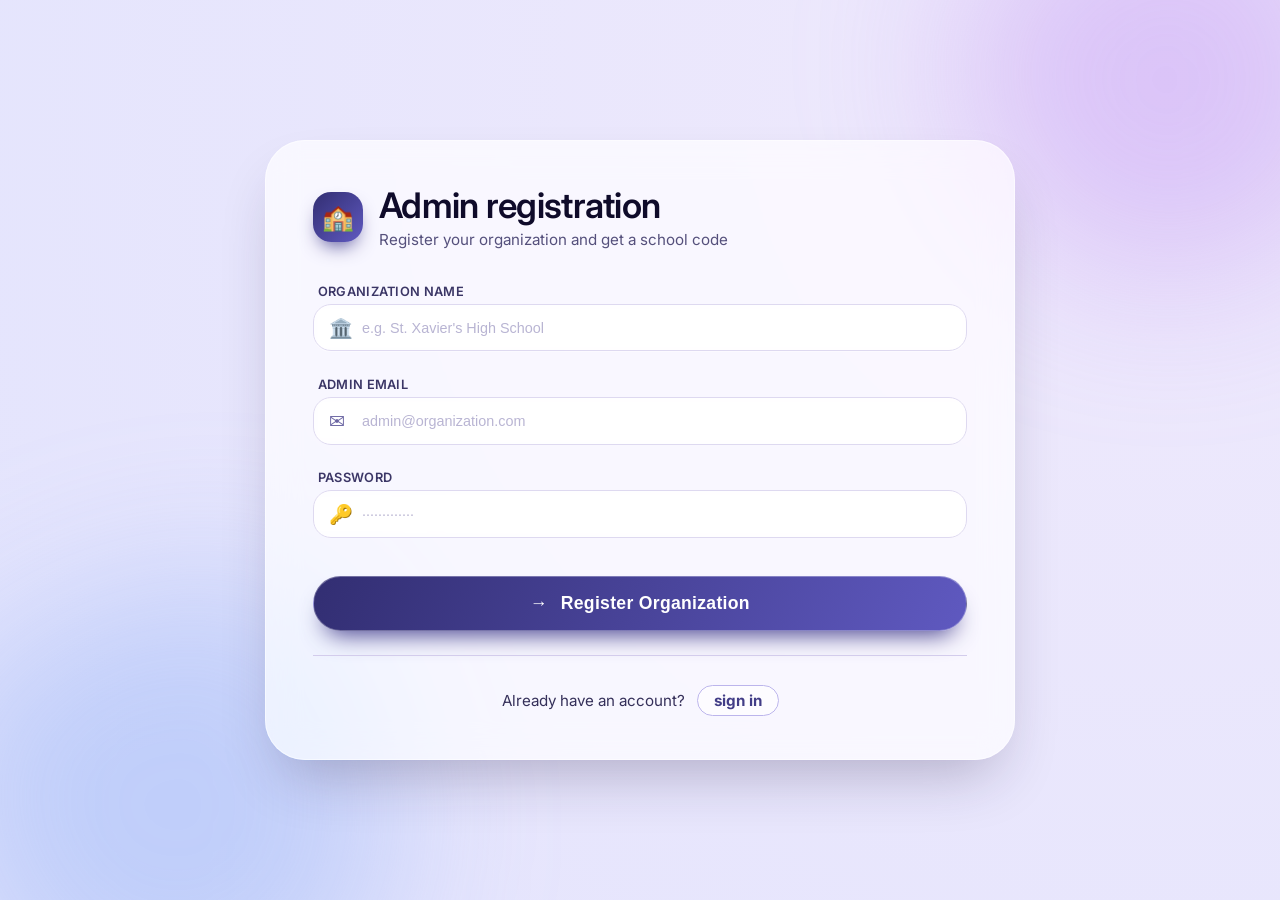
<file: Attendify/register/src/main/resources/static/public/admin-register.html>
<!DOCTYPE html>
<html lang="en">

<head>
    <meta charset="UTF-8">
    <meta name="viewport" content="width=device-width, initial-scale=1.0">
    <title>Attendify · Admin Registration</title>
    <link rel="preconnect" href="https://fonts.googleapis.com">
    <link rel="preconnect" href="https://fonts.gstatic.com" crossorigin>
    <link
        href="https://fonts.googleapis.com/css2?family=Inter:ital,opsz,wght@0,14..32,100..900;1,14..32,100..900&display=swap"
        rel="stylesheet">
    <link rel="stylesheet" href="../css/register.css">
</head>

<body>
    <div class="blob blob-1"></div>
    <div class="blob blob-2"></div>

    <div class="register-card">
        <div class="register-header">
            <div class="brand-icon">🏫</div>
            <div>
                <h2>Admin registration</h2>
                <p>Register your organization and get a school code</p>
            </div>
        </div>

        <form id="adminRegisterForm">
            <div class="form-grid">
                <!-- Org Name -->
                <div class="input-group full-width">
                    <label>Organization Name</label>
                    <div class="input-wrapper">
                        <span class="input-icon">🏛️</span>
                        <input type="text" id="schoolName" placeholder="e.g. St. Xavier's High School" required>
                    </div>
                </div>

                <!-- Admin Email -->
                <div class="input-group full-width">
                    <label>Admin Email</label>
                    <div class="input-wrapper">
                        <span class="input-icon">✉️</span>
                        <input type="email" id="email" placeholder="admin@organization.com" required>
                    </div>
                </div>

                <!-- Password -->
                <div class="input-group full-width">
                    <label>Password</label>
                    <div class="input-wrapper">
                        <span class="input-icon">🔑</span>
                        <input type="password" id="password" placeholder="·············" required>
                    </div>
                </div>
            </div>

            <button type="submit" class="register-btn">
                <span>→</span> Register Organization
            </button>

            <div id="message" class="message"></div>

            <div class="login-prompt">
                Already have an account?
                <span onclick="window.location.href='login.html'">sign in</span>
            </div>
        </form>
    </div>
    <script src="../js/admin-regi.js"></script>
    <style>
        #message:not(:empty) {
            display: flex;
        }
    </style>
</body>

</html>
</file>
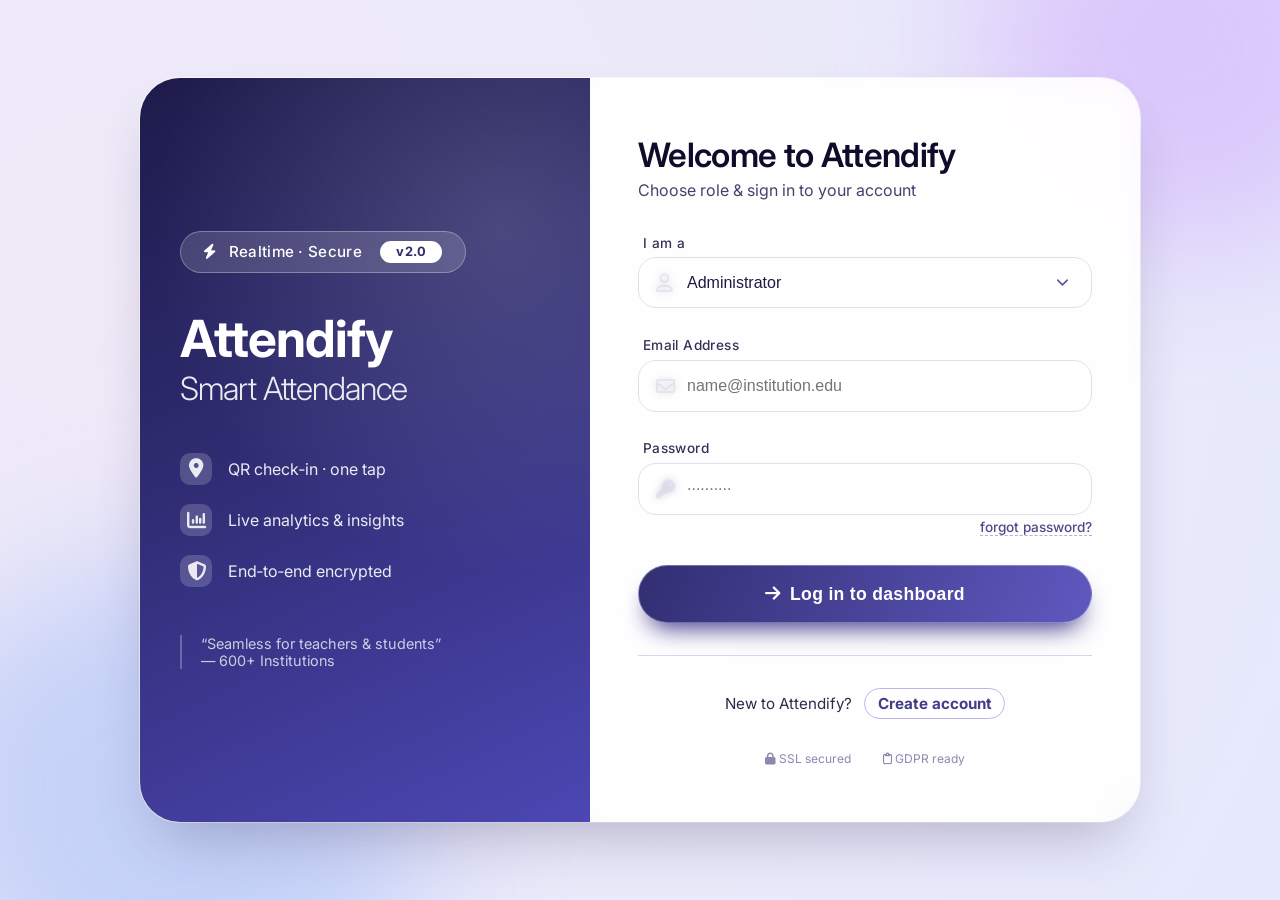
<file: Attendify/register/src/main/resources/static/public/login.html>
<!DOCTYPE html>
<html lang="en">

<head>
    <meta charset="UTF-8">
    <meta name="viewport" content="width=device-width, initial-scale=1.0">
    <title>Attendify - Smart Attendance</title>
    <!-- Font & Icons (subtle) -->
    <link rel="preconnect" href="https://fonts.googleapis.com">
    <link rel="preconnect" href="https://fonts.gstatic.com" crossorigin>
    <link
        href="https://fonts.googleapis.com/css2?family=Inter:ital,opsz,wght@0,14..32,100..900;1,14..32,100..900&display=swap"
        rel="stylesheet">
    <link rel="stylesheet" href="https://cdnjs.cloudflare.com/ajax/libs/font-awesome/6.5.0/css/all.min.css">
    <!-- <style>
        * {
            margin: 0;
            padding: 0;
            box-sizing: border-box;
        }

        body {
            min-height: 100vh;
            font-family: "Inter", system-ui, -apple-system, sans-serif;
            background: #f4f2f7;
            background: radial-gradient(circle at 10% 30%, #f0eaf8 0%, #e6e9fc 100%);
            display: flex;
            align-items: center;
            justify-content: center;
            padding: 1.5rem;
            position: relative;
        }

        /* large organic blurred shapes */
        .blob {
            position: fixed;
            width: 400px;
            height: 400px;
            background: linear-gradient(145deg, rgba(165, 180, 252, 0.4) 0%, rgba(196, 181, 253, 0.25) 100%);
            border-radius: 70% 30% 50% 50% / 40% 60% 40% 60%;
            filter: blur(70px);
            z-index: 0;
        }
        .blob-1 { top: -150px; right: -100px; background: #c084fc55; }
        .blob-2 { bottom: -150px; left: -80px; background: #7aa2f755; width: 500px; height: 500px; }
        .blob-3 { top: 40%; left: 20%; width: 300px; height: 300px; background: #f9a8d455; filter: blur(90px); }

        /* main card */
        .login-card {
            position: relative;
            z-index: 20;
            width: 100%;
            max-width: 1000px;
            background: rgba(255, 255, 255, 0.7);
            backdrop-filter: blur(16px) saturate(180%);
            -webkit-backdrop-filter: blur(16px) saturate(180%);
            border-radius: 2.5rem;
            box-shadow: 0 30px 60px -20px rgba(50, 40, 80, 0.3),
                        0 0 0 1px rgba(255, 255, 255, 0.5) inset,
                        0 0 0 1px rgba(255, 255, 255, 0.7);
            display: flex;
            flex-direction: row;
            overflow: hidden;
            transition: all 0.4s ease;
        }

        /* LEFT PANEL — gradient / brand */
        .brand-panel {
            flex: 1 1 45%;
            background: linear-gradient(155deg, #1e1b4b 0%, #2d2a6e 40%, #4c47b3 100%);
            padding: 3rem 2.5rem;
            display: flex;
            flex-direction: column;
            justify-content: center;
            color: white;
            position: relative;
            isolation: isolate;
        }

        .brand-panel::after {
            content: '';
            position: absolute;
            inset: 0;
            background: radial-gradient(circle at 80% 20%, rgba(255,255,255,0.15) 0%, transparent 50%);
            pointer-events: none;
            z-index: 1;
        }

        .brand-content {
            position: relative;
            z-index: 5;
        }

        .brand-badge {
            display: inline-flex;
            align-items: center;
            gap: 0.75rem;
            background: rgba(255, 255, 255, 0.15);
            backdrop-filter: blur(10px);
            padding: 0.6rem 1.4rem;
            border-radius: 40px;
            width: fit-content;
            margin-bottom: 2.2rem;
            border: 1px solid rgba(255,255,255,0.3);
            font-weight: 500;
            font-size: 0.95rem;
            letter-spacing: 0.3px;
        }

        .brand-badge span {
            background: white;
            color: #2d2a6e;
            border-radius: 20px;
            padding: 0.2rem 1rem;
            font-weight: 700;
            font-size: 0.8rem;
            margin-left: 0.4rem;
        }

        .brand-panel h1 {
            font-size: 3.2rem;
            font-weight: 700;
            line-height: 1.2;
            margin-bottom: 1.5rem;
            letter-spacing: -1px;
        }

        .brand-panel h1 span {
            display: block;
            font-weight: 300;
            font-size: 2rem;
            opacity: 0.9;
        }

        .brand-features {
            margin-top: 2.8rem;
            display: flex;
            flex-direction: column;
            gap: 1.2rem;
        }

        .feature-item {
            display: flex;
            align-items: center;
            gap: 1rem;
            font-size: 1rem;
            font-weight: 400;
            opacity: 0.9;
        }

        .feature-item .icon {
            background: rgba(255, 255, 255, 0.2);
            width: 32px;
            height: 32px;
            border-radius: 10px;
            display: inline-flex;
            align-items: center;
            justify-content: center;
            font-size: 1.2rem;
        }

        /* RIGHT PANEL — form */
        .form-panel {
            flex: 1 1 55%;
            padding: 3.5rem 3rem;
            background: rgba(255, 255, 255, 0.5);
            backdrop-filter: blur(12px);
            display: flex;
            flex-direction: column;
            justify-content: center;
        }

        .form-header {
            margin-bottom: 2.2rem;
        }

        .form-header h2 {
            font-size: 2.1rem;
            font-weight: 600;
            color: #0f0b2a;
            letter-spacing: -0.02em;
        }

        .form-header p {
            color: #45416b;
            font-size: 1rem;
            font-weight: 400;
            margin-top: 0.3rem;
        }

        /* modern input group */
        .input-group {
            margin-bottom: 1.8rem;
            position: relative;
        }

        .input-group label {
            display: block;
            font-size: 0.85rem;
            font-weight: 500;
            
            letter-spacing: 0.4px;
            color: #353258;
            margin-bottom: 0.4rem;
            margin-left: 0.3rem;
        }

        .input-wrapper {
            position: relative;
            display: flex;
            align-items: center;
        }

        .input-wrapper .input-icon {
            position: absolute;
            left: 18px;
            color: #716c9e;
            font-size: 1.2rem;
            pointer-events: none;
            transition: color 0.2s;
        }

        .input-wrapper select,
        .input-wrapper input {
            width: 100%;
            padding: 1rem 1rem 1rem 3rem;
            border: 1.5px solid #e1deee;
            border-radius: 18px;
            font-size: 1rem;
            background: rgba(255, 255, 255, 0.7);
            backdrop-filter: blur(4px);
            color: #1e193f;
            font-weight: 500;
            outline: none;
            transition: all 0.25s;
            appearance: none;
        }

        .input-wrapper select {
            background-image: url("data:image/svg+xml,%3Csvg xmlns='http://www.w3.org/2000/svg' width='18' height='18' viewBox='0 0 24 24' fill='none' stroke='%235d578c' stroke-width='2' stroke-linecap='round' stroke-linejoin='round'%3E%3Cpolyline points='6 9 12 15 18 9'%3E%3C/polyline%3E%3C/svg%3E");
            background-repeat: no-repeat;
            background-position: right 1.2rem center;
            background-size: 1.2rem;
        }

        .input-wrapper input:focus,
        .input-wrapper select:focus {
            border-color: #655fc0;
            background: white;
            box-shadow: 0 8px 20px -12px #4b47a0, 0 0 0 3px rgba(101, 95, 192, 0.15);
        }

        .input-wrapper input:focus + .input-icon,
        .input-wrapper select:focus ~ .input-icon {
            color: #4b47a0;
        }

        /* password hint extras */
        .forgot-row {
            display: flex;
            justify-content: flex-end;
            margin-top: 0.3rem;
        }

        .forgot-link {
            font-size: 0.85rem;
            font-weight: 500;
            color: #4f4a8a;
            text-decoration: none;
            border-bottom: 1px dashed #b5b0da;
        }

        .forgot-link:hover {
            color: #24204b;
            border-bottom-style: solid;
        }

        /* button */
        .login-btn {
            width: 100%;
            background: linear-gradient(115deg, #322e72, #5f59c0);
            color: white;
            border: none;
            padding: 1.1rem;
            border-radius: 40px;
            font-size: 1.1rem;
            font-weight: 600;
            letter-spacing: 0.3px;
            display: flex;
            align-items: center;
            justify-content: center;
            gap: 0.6rem;
            cursor: pointer;
            transition: all 0.2s;
            margin: 1.5rem 0 2rem;
            box-shadow: 0 15px 25px -10px #3f3a8a;
            border: 1px solid rgba(255, 255, 255, 0.3);
        }

        .login-btn:hover {
            background: linear-gradient(115deg, #25215f, #4b45b0);
            transform: scale(1.01) translateY(-2px);
            box-shadow: 0 22px 30px -12px #2c2868;
        }

        .login-btn:active {
            transform: scale(0.99);
            box-shadow: 0 6px 12px -6px #1c194b;
        }

        .error-msg {
            background: rgba(252, 165, 165, 0.25);
            backdrop-filter: blur(6px);
            padding: 0.9rem 1.4rem;
            border-radius: 60px;
            font-size: 0.9rem;
            color: #aa1f2e;
            border: 1px solid rgba(248, 113, 113, 0.3);
            margin: 1rem 0 0.5rem;
            display: none;
            align-items: center;
            gap: 8px;
            font-weight: 500;
        }

        .error-msg.show {
            display: flex;
        }

        .register-link {
            text-align: center;
            font-size: 0.95rem;
            color: #2e2b4a;
            font-weight: 400;
            border-top: 1px solid #d9d4ed;
            padding-top: 2rem;
            margin-top: 0.5rem;
        }

        .register-link span {
            color: #423d87;
            font-weight: 700;
            cursor: pointer;
            padding: 0.3rem 0.8rem;
            border-radius: 50px;
            background: rgba(255, 255, 255, 0.6);
            margin-left: 0.5rem;
            transition: 0.2s;
            display: inline-block;
            border: 1px solid #bcb5ec;
        }

        .register-link span:hover {
            background: white;
            border-color: #655fc0;
        }

        /* small responsive */
        @media (max-width: 780px) {
            .login-card {
                flex-direction: column;
                border-radius: 2rem;
            }
            .brand-panel {
                padding: 2.5rem;
                border-radius: 2rem 2rem 0 0;
            }
            .form-panel {
                padding: 2.5rem;
            }
        }

        @media (max-width: 480px) {
            .brand-panel h1 { font-size: 2.5rem; }
            .form-panel { padding: 2rem 1.5rem; }
        }

        /* additional micro-interaction */
        .input-wrapper select {
            cursor: pointer;
        }

        /* Admin badge */
        .admin-badge {
            background: rgba(212, 175, 55, 0.2);
            color: #926d1f;
            padding: 0.2rem 1rem;
            border-radius: 20px;
            font-size: 0.8rem;
            margin-left: 0.5rem;
        }
    </style>
     -->

    <link rel="stylesheet" href="../css/login.css">
</head>

<body>
    <!-- floating background blobs -->
    <div class="blob blob-1"></div>
    <div class="blob blob-2"></div>
    <div class="blob blob-3"></div>

    <div class="login-card">
        <!-- LEFT BRAND PANEL (professional & friendly) -->
        <div class="brand-panel">
            <div class="brand-content">
                <div class="brand-badge">
                    <i class="fa-solid fa-bolt"></i> Realtime · Secure
                    <span>v2.0</span>
                </div>
                <h1>
                    Attendify
                    <span>Smart Attendance</span>
                </h1>
                <div class="brand-features">
                    <div class="feature-item">
                        <span class="icon"><i class="fa-solid fa-location-dot"></i></span> QR check‑in · one tap
                    </div>
                    <div class="feature-item">
                        <span class="icon"><i class="fa-solid fa-chart-column"></i></span> Live analytics & insights
                    </div>
                    <div class="feature-item">
                        <span class="icon"><i class="fa-solid fa-shield-halved"></i></span> End‑to‑end encrypted
                    </div>
                </div>
                <!-- tiny testimonial / extra -->
                <div
                    style="margin-top: 3rem; font-size: 0.9rem; opacity: 0.75; border-left: 2px solid rgba(255,255,255,0.35); padding-left: 1.2rem;">
                    “Seamless for teachers & students” <br>— 600+ Institutions
                </div>
            </div>
        </div>

        <!-- RIGHT FORM PANEL (UI/UX polished) -->
        <div class="form-panel">
            <div class="form-header">
                <h2>Welcome to Attendify</h2>
                <p>Choose role & sign in to your account</p>
            </div>

            <form id="loginForm">
                <!-- ROLE selector with modern icon -->
                <div class="input-group">
                    <label>I am a</label>
                    <div class="input-wrapper">
                        <span class="input-icon"><i class="fa-regular fa-user"></i></span>
                        <select id="role" required>
                            <option value="student">Student</option>
                            <option value="teacher">Teacher / Faculty</option>
                            <option value="admin" selected>Administrator</option>
                        </select>
                    </div>
                </div>

                <!-- EMAIL -->
                <div class="input-group">
                    <label>Email Address</label>
                    <div class="input-wrapper">
                        <span class="input-icon"><i class="fa-regular fa-envelope"></i></span>
                        <input type="email" id="email" placeholder="name@institution.edu" required>
                    </div>
                </div>

                <!-- PASSWORD -->
                <div class="input-group">
                    <label>Password</label>
                    <div class="input-wrapper">
                        <span class="input-icon"><i class="fa-solid fa-key"></i></span>
                        <input type="password" id="password" placeholder="··········" required>
                    </div>
                    <div class="forgot-row">
                        <a href="#" class="forgot-link">forgot password?</a>
                    </div>
                </div>

                <button type="submit" class="login-btn">
                    <span><i class="fa-solid fa-arrow-right"></i></span> Log in to dashboard
                </button>

                <div id="message" class="error-msg"></div>

                <div class="register-link">
                    New to Attendify?
                    <span id="registerBtn" role="button" tabindex="0">Create account</span>
                </div>

            </form>

            <!-- subtle footer (no action) -->
            <div
                style="display: flex; justify-content: center; gap: 2rem; margin-top: 2rem; font-size: 0.75rem; color: #8d88b0;">
                <span><i class="fa-solid fa-lock"></i> SSL secured</span>
                <span><i class="fa-regular fa-clipboard"></i> GDPR ready</span>
            </div>
        </div>
    </div>

    <!-- Forgot Password Modal -->
    <div class="modal-backdrop" id="forgotPasswordModal">
        <div class="modal-content">
            <button class="modal-close" id="closeForgotModal"><i class="fa-solid fa-xmark"></i></button>
            <div class="modal-header">
                <h3>Reset Password</h3>
                <p style="font-size: 0.9rem; color: #666; margin-top: 5px;">Verify your identity to reset password</p>
            </div>

            <form id="forgotPasswordForm">
                <div class="input-group">
                    <label>Role</label>
                    <div class="input-wrapper">
                        <span class="input-icon"><i class="fa-regular fa-user"></i></span>
                        <select id="forgotRole" required>
                            <option value="student">Student</option>
                            <option value="teacher">Teacher / Faculty</option>
                        </select>
                    </div>
                </div>

                <div class="input-group">
                    <label>Email Address</label>
                    <div class="input-wrapper">
                        <span class="input-icon"><i class="fa-regular fa-envelope"></i></span>
                        <input type="email" id="forgotEmail" placeholder="Your registered email" required>
                    </div>
                </div>

                <div class="input-group">
                    <label>Mobile Number</label>
                    <div class="input-wrapper">
                        <span class="input-icon"><i class="fa-solid fa-mobile-screen"></i></span>
                        <input type="tel" id="forgotMobile" placeholder="Your registered mobile" required>
                    </div>
                </div>

                <div class="input-group">
                    <label>New Password</label>
                    <div class="input-wrapper">
                        <span class="input-icon"><i class="fa-solid fa-lock"></i></span>
                        <input type="password" id="forgotNewPassword" placeholder="Minimum 6 characters" minlength="6"
                            required>
                    </div>
                </div>

                <button type="submit" class="login-btn" style="margin-bottom: 0;">
                    Reset Password
                </button>
            </form>
        </div>
    </div>

    <script src="../js/login.js"></script>

</body>

</html>
</file>
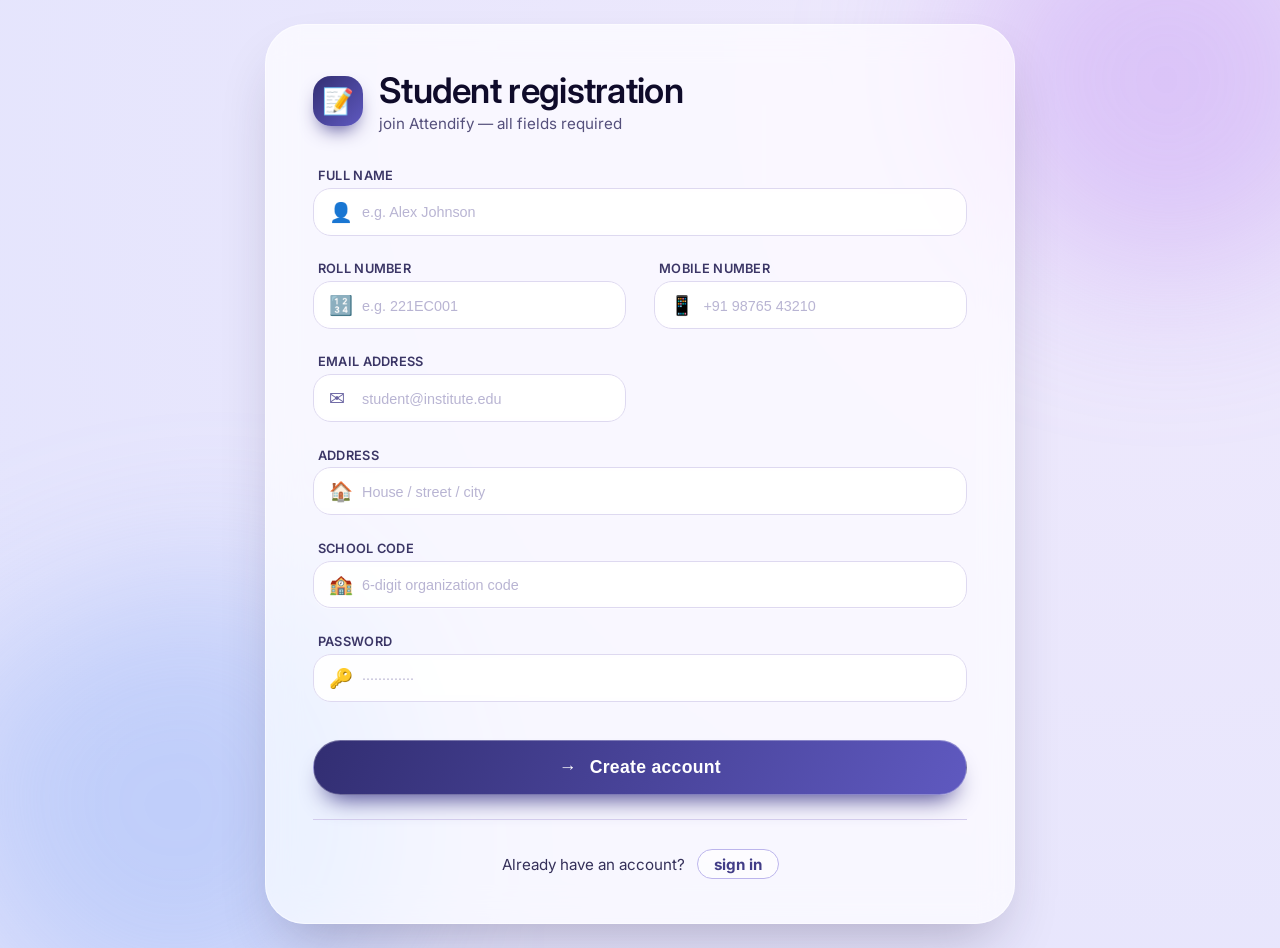
<file: Attendify/register/src/main/resources/static/public/register.html>
<!DOCTYPE html>
<html lang="en">

<head>
    <meta charset="UTF-8">
    <meta name="viewport" content="width=device-width, initial-scale=1.0">
    <title>Attendify · Student Registration</title>
    <!-- same font as login for consistency -->
    <link rel="preconnect" href="https://fonts.googleapis.com">
    <link rel="preconnect" href="https://fonts.gstatic.com" crossorigin>
    <link
        href="https://fonts.googleapis.com/css2?family=Inter:ital,opsz,wght@0,14..32,100..900;1,14..32,100..900&display=swap"
        rel="stylesheet">
    <link rel="stylesheet" href="../css/register.css">

</head>

<body>
    <!-- floating background blobs (matching login) -->
    <div class="blob blob-1"></div>
    <div class="blob blob-2"></div>

    <div class="register-card">
        <div class="register-header">
            <div class="brand-icon">📝</div>
            <div>
                <h2>Student registration</h2>
                <p>join Attendify — all fields required</p>
            </div>
        </div>

        <!-- YOUR EXACT FORM (IDs unchanged) -->
        <form id="registerForm">
            <div class="form-grid">
                <!-- Full name (full width) -->
                <div class="input-group full-width">
                    <label>Full name</label>
                    <div class="input-wrapper">
                        <span class="input-icon">👤</span>
                        <input type="text" id="name" placeholder="e.g. Alex Johnson" required>
                    </div>
                </div>

                <!-- Roll number -->
                <div class="input-group">
                    <label>Roll number</label>
                    <div class="input-wrapper">
                        <span class="input-icon">🔢</span>
                        <input type="text" id="rollNo" placeholder="e.g. 221EC001" required>
                    </div>
                </div>


                <!-- Mobile number -->
                <div class="input-group">
                    <label>Mobile number</label>
                    <div class="input-wrapper">
                        <span class="input-icon">📱</span>
                        <input type="tel" id="mobilenumber" placeholder="+91 98765 43210" required>
                    </div>
                </div>

                <!-- Email -->
                <div class="input-group">
                    <label>Email address</label>
                    <div class="input-wrapper">
                        <span class="input-icon">✉️</span>
                        <input type="email" id="email" placeholder="student@institute.edu" required>
                    </div>
                </div>

                <!-- Address (full width) -->
                <div class="input-group full-width">
                    <label>Address</label>
                    <div class="input-wrapper">
                        <span class="input-icon">🏠</span>
                        <input type="text" id="address" placeholder="House / street / city" required>
                    </div>
                </div>

                <!-- School Code (full width) -->
                <div class="input-group full-width">
                    <label>School Code</label>
                    <div class="input-wrapper">
                        <span class="input-icon">🏫</span>
                        <input type="text" id="schoolCode" placeholder="6-digit organization code" required>
                    </div>
                </div>

                <!-- Password (full width) -->
                <div class="input-group full-width">
                    <label>Password</label>
                    <div class="input-wrapper">
                        <span class="input-icon">🔑</span>
                        <input type="password" id="password" placeholder="·············" required>
                    </div>
                </div>
            </div>

            <button type="submit" class="register-btn">
                <span>→</span> Create account
            </button>

            <!-- message element (exactly as referenced in JS) -->
            <div id="message" class="message"></div>

            <div class="login-prompt">
                Already have an account?
                <span onclick="window.location.href='login.html'">sign in</span>
            </div>
        </form>
    </div>
    <script src="../js/register.js"></script>
    <style>
        /* ensure message becomes visible when content added */
        #message:not(:empty) {
            display: flex;
        }
    </style>
</body>

</html>
</file>
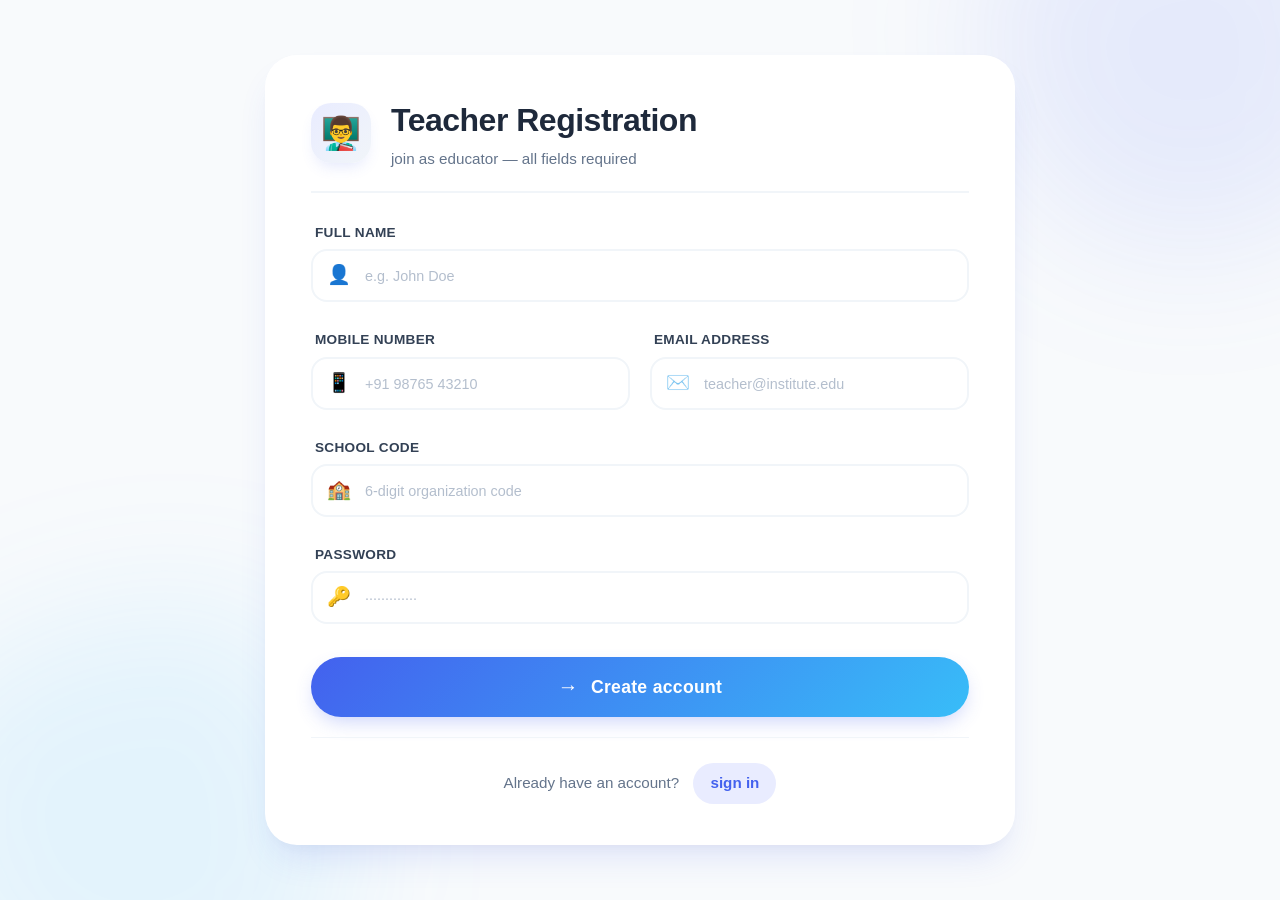
<file: Attendify/register/src/main/resources/static/public/teacher-register.html>
<!DOCTYPE html>
<html>

<head>
    <meta charset="UTF-8">
    <meta name="viewport" content="width=device-width, initial-scale=1.0">
    <title>Teacher Registration</title>
    <link rel="stylesheet" href="../css/teacher-register.css">
</head>

<body>
    <!-- Floating blobs (from your CSS) -->
    <div class="blob blob-1"></div>
    <div class="blob blob-2"></div>

    <div class="register-card">
        <div class="register-header">
            <div class="brand-icon">👨‍🏫</div>
            <div>
                <h2>Teacher Registration</h2>
                <p>join as educator — all fields required</p>
            </div>
        </div>

        <form id="registerForm">
            <div class="form-grid">
                <!-- Full Name (full width) -->
                <div class="input-group full-width">
                    <label>Full name</label>
                    <div class="input-wrapper">
                        <span class="input-icon">👤</span>
                        <input type="text" id="name" placeholder="e.g. John Doe" required>
                    </div>
                </div>


                <!-- Mobile number -->
                <div class="input-group">
                    <label>Mobile number</label>
                    <div class="input-wrapper">
                        <span class="input-icon">📱</span>
                        <input type="tel" id="mobilenumber" placeholder="+91 98765 43210" required>
                    </div>
                </div>

                <!-- Email -->
                <div class="input-group">
                    <label>Email address</label>
                    <div class="input-wrapper">
                        <span class="input-icon">✉️</span>
                        <input type="email" id="email" placeholder="teacher@institute.edu" required>
                    </div>
                </div>

                <!-- School Code (full width) -->
                <div class="input-group full-width">
                    <label>School Code</label>
                    <div class="input-wrapper">
                        <span class="input-icon">🏫</span>
                        <input type="text" id="schoolCode" placeholder="6-digit organization code" required>
                    </div>
                </div>

                <!-- Password (full width) -->
                <div class="input-group full-width">
                    <label>Password</label>
                    <div class="input-wrapper">
                        <span class="input-icon">🔑</span>
                        <input type="password" id="password" placeholder="·············" required>
                    </div>
                </div>
            </div>

            <button type="submit" class="register-btn">
                <span>→</span> Create account
            </button>

            <div id="message" class="message"></div>

            <div class="login-prompt">
                Already have an account?
                <span onclick="window.location.href='login.html'">sign in</span>
            </div>
        </form>
    </div>

    <script src="../js/teacher-regi.js"></script>
</body>

</html>
</file>
<file: Attendify/register/src/main/resources/static/css/register.css>
* {
            margin: 0;
            padding: 0;
            box-sizing: border-box;
        }

        body {
            min-height: 100vh;
            font-family: "Inter", system-ui, -apple-system, sans-serif;
            background: #f4f2f7;
            background: radial-gradient(circle at 90% 10%, #efe9fc 0%, #e3e4fd 100%);
            display: flex;
            align-items: center;
            justify-content: center;
            padding: 1.5rem;
            position: relative;
        }

        /* floating background elements (same as login) */
        .blob {
            position: fixed;
            width: 400px;
            height: 400px;
            background: linear-gradient(145deg, rgba(165, 180, 252, 0.35) 0%, rgba(196, 181, 253, 0.2) 100%);
            border-radius: 70% 30% 50% 50% / 40% 60% 40% 60%;
            filter: blur(80px);
            z-index: 0;
        }
        .blob-1 { top: -120px; right: -80px; background: #b47cf055; }
        .blob-2 { bottom: -130px; left: -60px; background: #7aa2f755; width: 450px; height: 450px; }

        /* main registration card — wider to fit fields */
        .register-card {
            position: relative;
            z-index: 20;
            width: 100%;
            max-width: 750px;
            background: rgba(255, 255, 255, 0.7);
            backdrop-filter: blur(16px) saturate(180%);
            -webkit-backdrop-filter: blur(16px) saturate(180%);
            border-radius: 2.5rem;
            box-shadow: 0 30px 60px -20px rgba(40, 30, 70, 0.3),
                        0 0 0 1px rgba(255, 255, 255, 0.5) inset;
            padding: 2.8rem 3rem;
            transition: all 0.3s ease;
        }

        /* header section */
        .register-header {
            margin-bottom: 2.2rem;
            display: flex;
            align-items: center;
            gap: 1rem;
        }

        .brand-icon {
            width: 50px;
            height: 50px;
            background: linear-gradient(135deg, #322e72, #5f59c0);
            border-radius: 18px;
            display: flex;
            align-items: center;
            justify-content: center;
            color: white;
            font-size: 1.6rem;
            box-shadow: 0 10px 20px -8px #3f3a8a;
        }

        .register-header h2 {
            font-size: 2.2rem;
            font-weight: 600;
            color: #0f0b2a;
            letter-spacing: -0.02em;
        }

        .register-header p {
            color: #55507c;
            font-size: 0.95rem;
            margin-top: 0.2rem;
        }

        /* form grid - two columns for better density */
        .form-grid {
            display: grid;
            grid-template-columns: 1fr 1fr;
            gap: 1.2rem 1.8rem;
        }

        /* full width items */
        .full-width {
            grid-column: span 2;
        }

        /* input group style (consistent with login) */
        .input-group {
            margin-bottom: 0.4rem;
        }

        .input-group label {
            display: block;
            font-size: 0.8rem;
            font-weight: 600;
            text-transform: uppercase;
            letter-spacing: 0.3px;
            color: #3b3666;
            margin-bottom: 0.3rem;
            margin-left: 0.3rem;
        }

        .input-wrapper {
            position: relative;
            display: flex;
            align-items: center;
        }

        .input-icon {
            position: absolute;
            left: 16px;
            color: #6a64a2;
            font-size: 1.2rem;
            pointer-events: none;
            transition: color 0.2s;
            z-index: 2;
        }

        .input-wrapper input {
            width: 100%;
            padding: 0.9rem 1rem 0.9rem 3rem;
            border: 1.5px solid #ded9f0;
            border-radius: 18px;
            font-size: 0.95rem;
            background: rgba(255, 255, 255, 0.7);
            backdrop-filter: blur(4px);
            color: #1d193f;
            font-weight: 500;
            outline: none;
            transition: all 0.2s;
        }

        .input-wrapper input:focus {
            border-color: #5f59c0;
            background: white;
            box-shadow: 0 8px 20px -14px #4b47a0, 0 0 0 3px rgba(101, 95, 192, 0.15);
        }

        .input-wrapper input:focus + .input-icon {
            color: #4b47a0;
        }

        /* placeholder styling */
        .input-wrapper input::placeholder {
            color: #9b95c0;
            font-weight: 400;
            font-size: 0.9rem;
            opacity: 0.7;
        }

        /* register button */
        .register-btn {
            width: 100%;
            background: linear-gradient(115deg, #322e72, #5f59c0);
            color: white;
            border: none;
            padding: 1rem 1.8rem;
            border-radius: 40px;
            font-size: 1.1rem;
            font-weight: 600;
            letter-spacing: 0.3px;
            display: flex;
            align-items: center;
            justify-content: center;
            gap: 0.8rem;
            cursor: pointer;
            transition: all 0.2s;
            margin: 2rem 0 1.5rem;
            box-shadow: 0 15px 25px -12px #3f3a8a;
            border: 1px solid rgba(255, 255, 255, 0.3);
        }

        .register-btn:hover {
            background: linear-gradient(115deg, #25215f, #4b45b0);
            transform: translateY(-2px);
            box-shadow: 0 22px 30px -15px #2c2868;
        }

        .register-btn:active {
            transform: translateY(1px);
            box-shadow: 0 6px 12px -6px #1c194b;
        }

        /* message area */
        .message {
            background: rgba(252, 165, 165, 0.2);
            backdrop-filter: blur(6px);
            padding: 0.9rem 1.8rem;
            border-radius: 60px;
            font-size: 0.95rem;
            color: #b91c1c;
            border: 1px solid rgba(248, 113, 113, 0.3);
            display: none;
            align-items: center;
            gap: 10px;
            margin: 1rem 0 0.5rem;
            font-weight: 500;
            text-align: center;
            justify-content: center;
        }

        .message.show {
            display: flex;
        }

        .message.success {
            background: rgba(74, 222, 128, 0.15);
            color: #166534;
            border-color: #86efac;
        }

        /* login redirect */
        .login-prompt {
            text-align: center;
            font-size: 0.95rem;
            color: #35305a;
            border-top: 1px solid #d3ccec;
            padding-top: 1.8rem;
            margin-top: 0.8rem;
        }

        .login-prompt span {
            color: #423d87;
            font-weight: 700;
            cursor: pointer;
            padding: 0.3rem 1rem;
            border-radius: 50px;
            background: rgba(255, 255, 255, 0.6);
            margin-left: 0.5rem;
            transition: 0.2s;
            display: inline-block;
            border: 1px solid #bcb5ec;
        }

        .login-prompt span:hover {
            background: white;
            border-color: #655fc0;
        }

        /* mobile adaptation */
        @media (max-width: 600px) {
            .register-card { padding: 2rem 1.5rem; }
            .form-grid { grid-template-columns: 1fr; }
            .full-width { grid-column: span 1; }
            .register-header h2 { font-size: 1.9rem; }
        }

        /* remove spinners from number input (optional) */
        .input-wrapper input[type="number"]::-webkit-inner-spin-button {
            opacity: 0.5;
        }
</file>
<file: Attendify/register/src/main/resources/static/css/login.css>
* {
    margin: 0;
    padding: 0;
    box-sizing: border-box;
}

body {
    min-height: 100vh;
    font-family: "Inter", system-ui, -apple-system, sans-serif;
    background: #f4f2f7;
    background: radial-gradient(circle at 10% 30%, #f0eaf8 0%, #e6e9fc 100%);
    display: flex;
    align-items: center;
    justify-content: center;
    padding: 1.5rem;
    position: relative;
}

/* large organic blurred shapes */
.blob {
    position: fixed;
    width: 400px;
    height: 400px;
    background: linear-gradient(145deg, rgba(165, 180, 252, 0.4) 0%, rgba(196, 181, 253, 0.25) 100%);
    border-radius: 70% 30% 50% 50% / 40% 60% 40% 60%;
    filter: blur(70px);
    z-index: 0;
}

.blob-1 {
    top: -150px;
    right: -100px;
    background: #c084fc55;
}

.blob-2 {
    bottom: -150px;
    left: -80px;
    background: #7aa2f755;
    width: 500px;
    height: 500px;
}

.blob-3 {
    top: 40%;
    left: 20%;
    width: 300px;
    height: 300px;
    background: #f9a8d455;
    filter: blur(90px);
}

/* main card */
.login-card {
    position: relative;
    z-index: 20;
    width: 100%;
    max-width: 1000px;
    background: rgba(255, 255, 255, 0.7);
    backdrop-filter: blur(16px) saturate(180%);
    -webkit-backdrop-filter: blur(16px) saturate(180%);
    border-radius: 2.5rem;
    box-shadow: 0 30px 60px -20px rgba(50, 40, 80, 0.3),
        0 0 0 1px rgba(255, 255, 255, 0.5) inset,
        0 0 0 1px rgba(255, 255, 255, 0.7);
    display: flex;
    flex-direction: row;
    overflow: hidden;
    transition: all 0.4s ease;
}

/* LEFT PANEL — gradient / brand */
.brand-panel {
    flex: 1 1 45%;
    background: linear-gradient(155deg, #1e1b4b 0%, #2d2a6e 40%, #4c47b3 100%);
    padding: 3rem 2.5rem;
    display: flex;
    flex-direction: column;
    justify-content: center;
    color: white;
    position: relative;
    isolation: isolate;
}

.brand-panel::after {
    content: '';
    position: absolute;
    inset: 0;
    background: radial-gradient(circle at 80% 20%, rgba(255, 255, 255, 0.15) 0%, transparent 50%);
    pointer-events: none;
    z-index: 1;
}

.brand-content {
    position: relative;
    z-index: 5;
}

.brand-badge {
    display: inline-flex;
    align-items: center;
    gap: 0.75rem;
    background: rgba(255, 255, 255, 0.15);
    backdrop-filter: blur(10px);
    padding: 0.6rem 1.4rem;
    border-radius: 40px;
    width: fit-content;
    margin-bottom: 2.2rem;
    border: 1px solid rgba(255, 255, 255, 0.3);
    font-weight: 500;
    font-size: 0.95rem;
    letter-spacing: 0.3px;
}

.brand-badge span {
    background: white;
    color: #2d2a6e;
    border-radius: 20px;
    padding: 0.2rem 1rem;
    font-weight: 700;
    font-size: 0.8rem;
    margin-left: 0.4rem;
}

.brand-panel h1 {
    font-size: 3.2rem;
    font-weight: 700;
    line-height: 1.2;
    margin-bottom: 1.5rem;
    letter-spacing: -1px;
}

.brand-panel h1 span {
    display: block;
    font-weight: 300;
    font-size: 2rem;
    opacity: 0.9;
}

.brand-features {
    margin-top: 2.8rem;
    display: flex;
    flex-direction: column;
    gap: 1.2rem;
}

.feature-item {
    display: flex;
    align-items: center;
    gap: 1rem;
    font-size: 1rem;
    font-weight: 400;
    opacity: 0.9;
}

.feature-item .icon {
    background: rgba(255, 255, 255, 0.2);
    width: 32px;
    height: 32px;
    border-radius: 10px;
    display: inline-flex;
    align-items: center;
    justify-content: center;
    font-size: 1.2rem;
}

/* RIGHT PANEL — form */
.form-panel {
    flex: 1 1 55%;
    padding: 3.5rem 3rem;
    background: rgba(255, 255, 255, 0.5);
    backdrop-filter: blur(12px);
    display: flex;
    flex-direction: column;
    justify-content: center;
}

.form-header {
    margin-bottom: 2.2rem;
}

.form-header h2 {
    font-size: 2.1rem;
    font-weight: 600;
    color: #0f0b2a;
    letter-spacing: -0.02em;
}

.form-header p {
    color: #45416b;
    font-size: 1rem;
    font-weight: 400;
    margin-top: 0.3rem;
}

/* modern input group */
.input-group {
    margin-bottom: 1.8rem;
    position: relative;
}

.input-group label {
    display: block;
    font-size: 0.85rem;
    font-weight: 500;
    letter-spacing: 0.4px;
    color: #353258;
    margin-bottom: 0.4rem;
    margin-left: 0.3rem;
}

.input-wrapper {
    position: relative;
    display: flex;
    align-items: center;
}

.input-wrapper .input-icon {
    position: absolute;
    left: 18px;
    color: #716c9e;
    font-size: 1.2rem;
    pointer-events: none;
    transition: color 0.2s;
}

.input-wrapper select,
.input-wrapper input {
    width: 100%;
    padding: 1rem 1rem 1rem 3rem;
    border: 1.5px solid #e1deee;
    border-radius: 18px;
    font-size: 1rem;
    background: rgba(255, 255, 255, 0.7);
    backdrop-filter: blur(4px);
    color: #1e193f;
    font-weight: 500;
    outline: none;
    transition: all 0.25s;
    appearance: none;
}

.input-wrapper select {
    background-image: url("data:image/svg+xml,%3Csvg xmlns='http://www.w3.org/2000/svg' width='18' height='18' viewBox='0 0 24 24' fill='none' stroke='%235d578c' stroke-width='2' stroke-linecap='round' stroke-linejoin='round'%3E%3Cpolyline points='6 9 12 15 18 9'%3E%3C/polyline%3E%3C/svg%3E");
    background-repeat: no-repeat;
    background-position: right 1.2rem center;
    background-size: 1.2rem;
}

.input-wrapper input:focus,
.input-wrapper select:focus {
    border-color: #655fc0;
    background: white;
    box-shadow: 0 8px 20px -12px #4b47a0, 0 0 0 3px rgba(101, 95, 192, 0.15);
}

.input-wrapper input:focus+.input-icon,
.input-wrapper select:focus~.input-icon {
    color: #4b47a0;
}

/* password hint extras */
.forgot-row {
    display: flex;
    justify-content: flex-end;
    margin-top: 0.3rem;
}

.forgot-link {
    font-size: 0.85rem;
    font-weight: 500;
    color: #4f4a8a;
    text-decoration: none;
    border-bottom: 1px dashed #b5b0da;
}

.forgot-link:hover {
    color: #24204b;
    border-bottom-style: solid;
}

/* button */
.login-btn {
    width: 100%;
    background: linear-gradient(115deg, #322e72, #5f59c0);
    color: white;
    border: none;
    padding: 1.1rem;
    border-radius: 40px;
    font-size: 1.1rem;
    font-weight: 600;
    letter-spacing: 0.3px;
    display: flex;
    align-items: center;
    justify-content: center;
    gap: 0.6rem;
    cursor: pointer;
    transition: all 0.2s;
    margin: 1.5rem 0 2rem;
    box-shadow: 0 15px 25px -10px #3f3a8a;
    border: 1px solid rgba(255, 255, 255, 0.3);
}

.login-btn:hover {
    background: linear-gradient(115deg, #25215f, #4b45b0);
    transform: scale(1.01) translateY(-2px);
    box-shadow: 0 22px 30px -12px #2c2868;
}

.login-btn:active {
    transform: scale(0.99);
    box-shadow: 0 6px 12px -6px #1c194b;
}

.error-msg {
    background: rgba(252, 165, 165, 0.25);
    backdrop-filter: blur(6px);
    padding: 0.9rem 1.4rem;
    border-radius: 60px;
    font-size: 0.9rem;
    color: #aa1f2e;
    border: 1px solid rgba(248, 113, 113, 0.3);
    margin: 1rem 0 0.5rem;
    display: none;
    align-items: center;
    gap: 8px;
    font-weight: 500;
}

.error-msg.show {
    display: flex;
}

.register-link {
    text-align: center;
    font-size: 0.95rem;
    color: #2e2b4a;
    font-weight: 400;
    border-top: 1px solid #d9d4ed;
    padding-top: 2rem;
    margin-top: 0.5rem;
}

.register-link span {
    color: #423d87;
    font-weight: 700;
    cursor: pointer;
    padding: 0.3rem 0.8rem;
    border-radius: 50px;
    background: rgba(255, 255, 255, 0.6);
    margin-left: 0.5rem;
    transition: 0.2s;
    display: inline-block;
    border: 1px solid #bcb5ec;
}

.register-link span:hover {
    background: white;
    border-color: #655fc0;
}

/* small responsive */
@media (max-width: 780px) {
    .login-card {
        flex-direction: column;
        border-radius: 2rem;
    }

    .brand-panel {
        padding: 2.5rem;
        border-radius: 2rem 2rem 0 0;
    }

    .form-panel {
        padding: 2.5rem;
    }
}

@media (max-width: 480px) {
    .brand-panel h1 {
        font-size: 2.5rem;
    }

    .form-panel {
        padding: 2rem 1.5rem;
    }
}

.input-wrapper select {
    cursor: pointer;
}

/* Modal Styles */
.modal-backdrop {
    position: fixed;
    inset: 0;
    background: rgba(15, 11, 42, 0.7);
    backdrop-filter: blur(8px);
    z-index: 1000;
    display: none;
    align-items: center;
    justify-content: center;
    padding: 1.5rem;
}

.modal-backdrop.show {
    display: flex;
}

.modal-content {
    background: white;
    width: 100%;
    max-width: 450px;
    border-radius: 2rem;
    padding: 2.5rem;
    box-shadow: 0 25px 50px -12px rgba(0, 0, 0, 0.25);
    position: relative;
    animation: modalSlideUp 0.3s ease-out;
}

@keyframes modalSlideUp {
    from {
        transform: translateY(20px);
        opacity: 0;
    }

    to {
        transform: translateY(0);
        opacity: 1;
    }
}

.modal-header {
    margin-bottom: 1.5rem;
}

.modal-header h3 {
    font-size: 1.5rem;
    color: #0f0b2a;
    font-weight: 600;
}

.modal-close {
    position: absolute;
    top: 1.5rem;
    right: 1.5rem;
    background: #f1f0fb;
    border: none;
    width: 32px;
    height: 32px;
    border-radius: 50%;
    display: flex;
    align-items: center;
    justify-content: center;
    cursor: pointer;
    color: #45416b;
    transition: 0.2s;
}

.modal-close:hover {
    background: #e1deee;
    color: #1e193f;
}

.modal-footer {
    margin-top: 2rem;
    display: flex;
    gap: 1rem;
}
</file>
<file: Attendify/register/src/main/resources/static/css/teacher-register.css>
/* ============================================
   STUDENT REGISTRATION PAGE - PROFESSIONAL UI/UX
   Smart QR Attendance System
   Complete CSS - Clean, Attractive & User-Friendly
   ============================================ */

/* ----- CSS Variables (Consistent with Login/Teacher Dashboard) ----- */
:root {
    --primary: #4361ee;
    --primary-dark: #3a56d4;
    --primary-light: #6c86f0;
    --primary-soft: #e9ecff;
    --secondary: #38bdf8;
    --success: #10b981;
    --success-light: #d1fae5;
    --danger: #ef4444;
    --danger-light: #fee2e2;
    --warning: #f59e0b;
    --dark: #1e293b;
    --gray-dark: #334155;
    --gray: #64748b;
    --gray-light: #94a3b8;
    --light: #f1f5f9;
    --lighter: #f8fafc;
    --white: #ffffff;
    --border-radius-sm: 12px;
    --border-radius: 16px;
    --border-radius-lg: 24px;
    --border-radius-xl: 32px;
    --box-shadow: 0 10px 30px -5px rgba(0, 0, 0, 0.05), 0 5px 15px -5px rgba(0, 0, 0, 0.02);
    --box-shadow-hover: 0 20px 35px -10px rgba(67, 97, 238, 0.15), 0 8px 20px -8px rgba(0, 0, 0, 0.05);
    --transition: all 0.25s ease;
}

/* ----- Base Reset ----- */
* {
    margin: 0;
    padding: 0;
    box-sizing: border-box;
}

body {
    font-family: 'Inter', -apple-system, BlinkMacSystemFont, sans-serif;
    background: var(--lighter);
    color: var(--dark);
    line-height: 1.5;
    min-height: 100vh;
    display: flex;
    align-items: center;
    justify-content: center;
    padding: 20px;
    position: relative;
}

/* ----- Floating Background Blobs (Soft & Professional) ----- */
.blob {
    position: fixed;
    width: 400px;
    height: 400px;
    background: linear-gradient(145deg, rgba(165, 180, 252, 0.2) 0%, rgba(196, 181, 253, 0.15) 100%);
    border-radius: 70% 30% 50% 50% / 40% 60% 40% 60%;
    filter: blur(70px);
    z-index: -1;
    pointer-events: none;
}

.blob-1 {
    top: -150px;
    right: -100px;
    background: rgba(67, 97, 238, 0.1);
}

.blob-2 {
    bottom: -150px;
    left: -100px;
    background: rgba(56, 189, 248, 0.1);
    width: 450px;
    height: 450px;
}

/* ============================================
   MAIN REGISTRATION CARD - Clean & Centered
   ============================================ */
.register-card {
    width: 100%;
    max-width: 750px;
    background: var(--white);
    border-radius: var(--border-radius-xl);
    box-shadow: var(--box-shadow-hover);
    padding: 40px 45px;
    position: relative;
    z-index: 10;
    animation: cardAppear 0.5s ease;
    border: 1px solid rgba(255, 255, 255, 0.3);
    backdrop-filter: blur(5px);
}

@keyframes cardAppear {
    from {
        opacity: 0;
        transform: translateY(20px);
    }
    to {
        opacity: 1;
        transform: translateY(0);
    }
}

/* ----- Header Section ----- */
.register-header {
    display: flex;
    align-items: center;
    gap: 20px;
    margin-bottom: 30px;
    padding-bottom: 20px;
    border-bottom: 2px solid var(--light);
}

.brand-icon {
    width: 60px;
    height: 60px;
    background: linear-gradient(135deg, var(--primary-soft), var(--light));
    border-radius: 20px;
    display: flex;
    align-items: center;
    justify-content: center;
    color: var(--primary);
    font-size: 2rem;
    box-shadow: 0 8px 15px -5px rgba(67, 97, 238, 0.15);
}

.register-header h2 {
    font-size: 2rem;
    font-weight: 700;
    color: var(--dark);
    letter-spacing: -0.5px;
    margin-bottom: 4px;
}

.register-header p {
    color: var(--gray);
    font-size: 0.95rem;
}

/* ============================================
   FORM GRID - Clean & Organized
   ============================================ */
.form-grid {
    display: grid;
    grid-template-columns: 1fr 1fr;
    gap: 20px;
    margin-bottom: 20px;
}

.full-width {
    grid-column: span 2;
}

/* ============================================
   INPUT GROUPS - Clear & User-Friendly
   ============================================ */
.input-group {
    margin-bottom: 8px;
}

.input-group label {
    display: block;
    font-size: 0.85rem;
    font-weight: 600;
    color: var(--gray-dark);
    margin-bottom: 6px;
    margin-left: 4px;
    text-transform: uppercase;
    letter-spacing: 0.3px;
}

.input-wrapper {
    position: relative;
    display: flex;
    align-items: center;
}

.input-icon {
    position: absolute;
    left: 16px;
    color: var(--gray-light);
    font-size: 1.2rem;
    pointer-events: none;
    transition: var(--transition);
    z-index: 2;
}

.input-wrapper input {
    width: 100%;
    padding: 16px 16px 16px 52px;
    border: 2px solid var(--light);
    border-radius: var(--border-radius);
    font-size: 0.95rem;
    background: var(--white);
    color: var(--dark);
    transition: var(--transition);
    font-family: 'Inter', sans-serif;
}

.input-wrapper input::placeholder {
    color: var(--gray-light);
    opacity: 0.7;
    font-size: 0.9rem;
}

.input-wrapper input:focus {
    outline: none;
    border-color: var(--primary);
    background: var(--white);
    box-shadow: 0 0 0 4px var(--primary-soft);
}

.input-wrapper input:focus + .input-icon {
    color: var(--primary);
}

/* ============================================
   REGISTER BUTTON - Prominent & Friendly
   ============================================ */
.register-btn {
    width: 100%;
    padding: 18px 24px;
    background: linear-gradient(135deg, var(--primary), var(--secondary));
    color: var(--white);
    border: none;
    border-radius: 50px;
    font-size: 1.1rem;
    font-weight: 600;
    cursor: pointer;
    transition: var(--transition);
    display: flex;
    align-items: center;
    justify-content: center;
    gap: 12px;
    margin: 25px 0 20px;
    box-shadow: 0 8px 20px -5px rgba(67, 97, 238, 0.3);
    font-family: 'Inter', sans-serif;
    letter-spacing: 0.3px;
}

.register-btn:hover {
    transform: translateY(-3px);
    box-shadow: 0 15px 30px -5px rgba(67, 97, 238, 0.4);
}

.register-btn:active {
    transform: translateY(-1px);
}

.register-btn span {
    font-size: 1.3rem;
    transition: transform 0.2s ease;
}

.register-btn:hover span {
    transform: translateX(5px);
}

/* ============================================
   MESSAGE AREA - Clear Feedback
   ============================================ */
.message {
    background: var(--danger-light);
    color: var(--danger);
    padding: 14px 20px;
    border-radius: 50px;
    font-size: 0.95rem;
    font-weight: 500;
    display: none;
    align-items: center;
    justify-content: center;
    gap: 8px;
    margin: 15px 0 10px;
    border: 1px solid rgba(239, 68, 68, 0.2);
    text-align: center;
}

.message.success {
    background: var(--success-light);
    color: var(--success);
    border-color: rgba(16, 185, 129, 0.2);
}

.message.show {
    display: flex;
}

/* ============================================
   LOGIN PROMPT - Smooth Navigation
   ============================================ */
.login-prompt {
    text-align: center;
    font-size: 0.95rem;
    color: var(--gray);
    border-top: 1px solid var(--light);
    padding-top: 25px;
    margin-top: 10px;
}

.login-prompt span {
    color: var(--primary);
    font-weight: 600;
    cursor: pointer;
    padding: 8px 16px;
    border-radius: 30px;
    background: var(--primary-soft);
    margin-left: 10px;
    transition: var(--transition);
    display: inline-block;
    border: 1px solid transparent;
}

.login-prompt span:hover {
    background: var(--primary);
    color: var(--white);
    transform: translateY(-2px);
    box-shadow: 0 5px 15px rgba(67, 97, 238, 0.2);
}

.login-prompt span:active {
    transform: translateY(0);
}

/* ============================================
   RESPONSIVE DESIGN - Mobile Friendly
   ============================================ */
@media (max-width: 700px) {
    .register-card {
        padding: 30px 25px;
    }
    
    .form-grid {
        grid-template-columns: 1fr;
        gap: 15px;
    }
    
    .full-width {
        grid-column: span 1;
    }
    
    .register-header {
        flex-direction: column;
        text-align: center;
        gap: 12px;
    }
    
    .register-header h2 {
        font-size: 1.8rem;
    }
    
    .brand-icon {
        width: 50px;
        height: 50px;
        font-size: 1.8rem;
    }
}

@media (max-width: 480px) {
    .register-card {
        padding: 25px 20px;
    }
    
    .register-header h2 {
        font-size: 1.5rem;
    }
    
    .register-header p {
        font-size: 0.85rem;
    }
    
    .input-wrapper input {
        padding: 14px 14px 14px 48px;
        font-size: 0.9rem;
    }
    
    .input-icon {
        font-size: 1rem;
        left: 14px;
    }
    
    .register-btn {
        padding: 16px 20px;
        font-size: 1rem;
    }
    
    .login-prompt {
        display: flex;
        flex-direction: column;
        gap: 10px;
        align-items: center;
    }
    
    .login-prompt span {
        margin-left: 0;
    }
}

/* ============================================
   INPUT VALIDATION STYLES - Helpful UX
   ============================================ */
.input-wrapper input:invalid:not(:placeholder-shown) {
    border-color: var(--danger);
}

.input-wrapper input:invalid:not(:placeholder-shown) + .input-icon {
    color: var(--danger);
}

.input-wrapper input:valid:not(:placeholder-shown) {
    border-color: var(--success);
}

.input-wrapper input:valid:not(:placeholder-shown) + .input-icon {
    color: var(--success);
}

/* ============================================
   LOADING STATE FOR BUTTON
   ============================================ */
.register-btn.loading {
    position: relative;
    color: transparent;
    pointer-events: none;
}

.register-btn.loading::after {
    content: '';
    position: absolute;
    width: 24px;
    height: 24px;
    border: 3px solid var(--white);
    border-top-color: transparent;
    border-radius: 50%;
    animation: spin 0.8s linear infinite;
}

@keyframes spin {
    to { transform: rotate(360deg); }
}

/* ============================================
   FOCUS VISIBILITY - Accessibility
   ============================================ */
a:focus-visible,
button:focus-visible,
input:focus-visible,
select:focus-visible {
    outline: 3px solid var(--primary);
    outline-offset: 2px;
}

/* ============================================
   AUTO-FILL STYLES
   ============================================ */
input:-webkit-autofill,
input:-webkit-autofill:hover,
input:-webkit-autofill:focus {
    -webkit-box-shadow: 0 0 0px 1000px var(--white) inset;
    -webkit-text-fill-color: var(--dark);
    border-color: var(--primary);
}

/* ============================================
   PLACEHOLDER STYLING
   ============================================ */
::placeholder {
    color: var(--gray-light);
    opacity: 0.7;
}

/* ============================================
   SCROLLBAR STYLING
   ============================================ */
::-webkit-scrollbar {
    width: 8px;
}

::-webkit-scrollbar-track {
    background: var(--lighter);
}

::-webkit-scrollbar-thumb {
    background: var(--gray-light);
    border-radius: 10px;
}

::-webkit-scrollbar-thumb:hover {
    background: var(--gray);
}

/* ============================================
   ADDITIONAL UTILITIES
   ============================================ */
.text-center {
    text-align: center;
}

.mt-20 {
    margin-top: 20px;
}

.mb-20 {
    margin-bottom: 20px;
}

/* ============================================
   MESSAGE VISIBILITY (as per your inline style)
   ============================================ */
#message:not(:empty) {
    display: flex;
}
</file>
